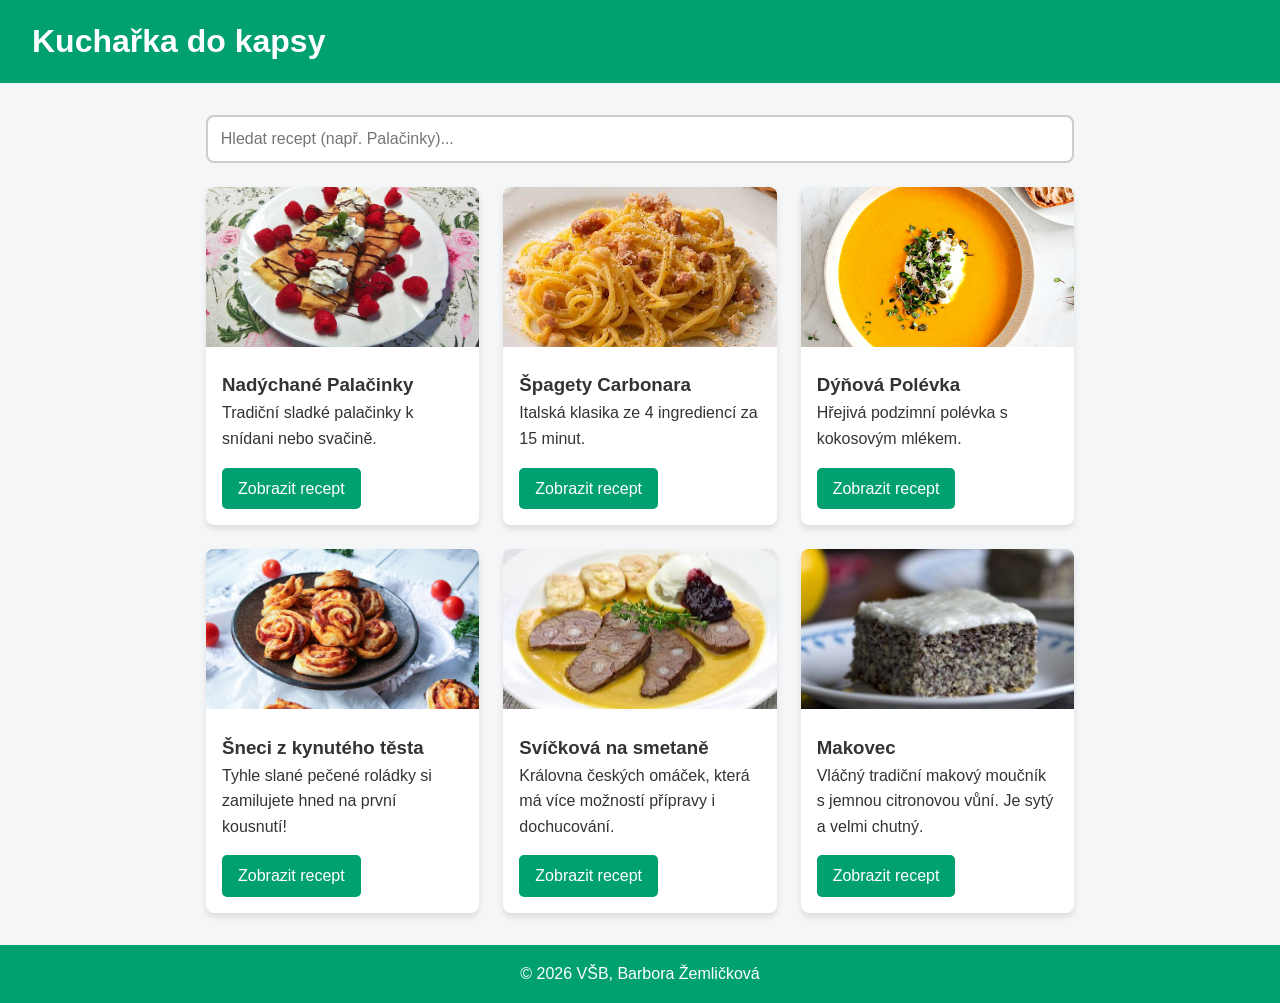
<file: index.html>
<!DOCTYPE html>
<html lang="cs">
<head>
    <meta charset="UTF-8">
    <meta name="viewport" content="width=device-width, initial-scale=1.0">
    <title>Moderní kuchařka</title>
    <link rel="stylesheet" href="css/style.css">
</head>
<body>
<header>
    <h1>Kuchařka do kapsy</h1>
  </header>

  <main class="container">
    <section class="search-section">
      <input type="text" id="searchInput" placeholder="Hledat recept (např. Palačinky)...">
    </section>

    <section class="recipes-grid" id="recipesGrid">
      <article class="card" data-title="Palačinky">
        <img src="img/palacinky.jpg" alt="Palačinky">
        <div class="card-body">
          <h3>Nadýchané Palačinky</h3>
          <p>Tradiční sladké palačinky k snídani nebo svačině.</p>
          <a href="page/palacinky.html" class="btn">Zobrazit recept</a>
        </div>
      </article>

      <article class="card" data-title="Špagety Carbonara">
        <img src="img/carbonara.jpeg" alt="Špagety">
        <div class="card-body">
          <h3>Špagety Carbonara</h3>
          <p>Italská klasika ze 4 ingrediencí za 15 minut.</p>
          <a href="page/carbonara.html" class="btn">Zobrazit recept</a>
        </div>
      </article>

      <article class="card" data-title="Dýňová polévka">
        <img src="img/dyne.avif" alt="Polévka">
        <div class="card-body">
          <h3>Dýňová Polévka</h3>
          <p>Hřejivá podzimní polévka s kokosovým mlékem.</p>
          <a href="page/dyne.html" class="btn">Zobrazit recept</a>
        </div>
      </article>

    <article class="card" data-title="Šneci z kynutého těsta">
        <img src="img/sneci.jpg" alt="Šneci">
        <div class="card-body">
          <h3>Šneci z kynutého těsta</h3>
          <p>Tyhle slané pečené roládky si zamilujete hned na první kousnutí!</p>
          <a href="page/sneci.html" class="btn">Zobrazit recept</a>
        </div>
      </article>

    <article class="card" data-title="Svíčková na smetaně">
        <img src="img/svickova.jpeg" alt="Svíčková na smetaně">
        <div class="card-body">
          <h3>Svíčková na smetaně</h3>
          <p>Královna českých omáček, která má více možností přípravy i dochucování.</p>
          <a href="page/svickova.html" class="btn">Zobrazit recept</a>
        </div>
      </article>

      <article class="card" data-title="Makovec">
        <img src="img/makovec.jpeg" alt="Makovec">
        <div class="card-body">
          <h3>Makovec</h3>
          <p>Vláčný tradiční makový moučník s jemnou citronovou vůní. Je sytý a velmi chutný. </p>
          <a href="page/makovec.html" class="btn">Zobrazit recept</a>
        </div>
      </article>
    </section>
  </main>
  <script src="js/script.js"></script>

    <footer>
        <p>&copy; 2026 VŠB, Barbora Žemličková</p>
  </footer>
   
    
</body>
</html>
</file>
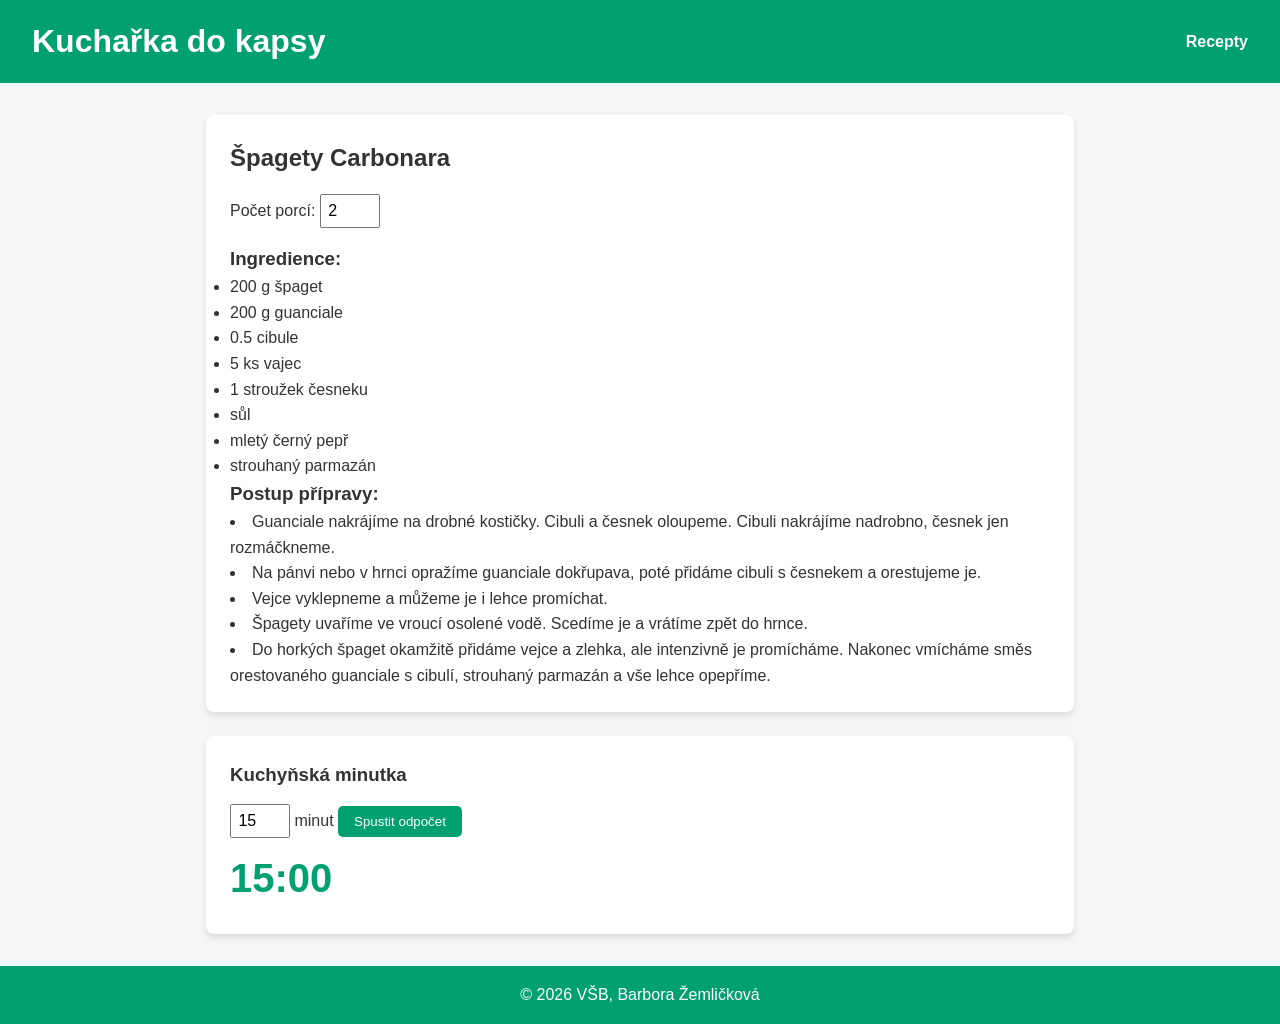
<file: page/carbonara.html>
<!DOCTYPE html>
<html lang="cs">
<head>
  <meta charset="UTF-8">
  <meta name="viewport" content="width=device-width, initial-scale=1.0">
  <title>Detail Receptu - Kuchařka do kapsy</title>
  <link rel="stylesheet" href="../css/style.css">
</head>
<body>

  <header>
    <h1> Kuchařka do kapsy</h1>
    <nav>
      <a href="../index.html">Recepty</a>
    </nav>
  </header>

  <main class="container">
    <article class="recipe-detail">
      <h2>Špagety Carbonara</h2>
      
      <div class="servings-box">
        <label for="servings">Počet porcí:</label>
        <input type="number" id="servings" value="2" min="1" max="10">
      </div>

      <h3>Ingredience:</h3>
      <ul id="ingredientsList">
        <li><span class="amount" data-base="200">200</span> g špaget</li>
        <li><span class="amount" data-base="200">200</span> g guanciale</li>
        <li><span class="amount" data-base="0.5">0.5</span> cibule</li>
        <li><span class="amount" data-base="5">5</span> ks vajec</li>
        <li><span class="amount" data-base="1">1</span> stroužek česneku</li>
        <li>sůl</li>
        <li>mletý černý pepř</li>
        <li>strouhaný parmazán</li>
        </ul>
        <h3>Postup přípravy:</h3>
        <li>Guanciale nakrájíme na drobné kostičky. Cibuli a česnek oloupeme. Cibuli nakrájíme nadrobno, česnek jen rozmáčkneme.</li>
        <li>Na pánvi nebo v hrnci opražíme guanciale dokřupava, poté přidáme cibuli s česnekem a orestujeme je.</li>
        <li>Vejce vyklepneme a můžeme je i lehce promíchat.</li>
        <li>Špagety uvaříme ve vroucí osolené vodě. Scedíme je a vrátíme zpět do hrnce.</li>
        <li>Do horkých špaget okamžitě přidáme vejce a zlehka, ale intenzivně je promícháme. Nakonec vmícháme směs orestovaného guanciale s cibulí, strouhaný parmazán a vše lehce opepříme.</li>
    </article>

    <section class="timer-box">
      <h3>Kuchyňská minutka</h3>
      <div class="timer-controls">
        <input type="number" id="timerMinutes" value="15" min="1" max="60"> minut
        <button id="timerToggleBtn" class="btn" type="button">Spustit odpočet</button>
      </div>
      <div id="timerDisplay" class="timer-display">15:00</div>
    </section>
  </main>

  <script src="../js/script.js"></script>

    <footer>
        <p>&copy; 2026 VŠB, Barbora Žemličková</p>
  </footer>
</body>
</html>
</file>
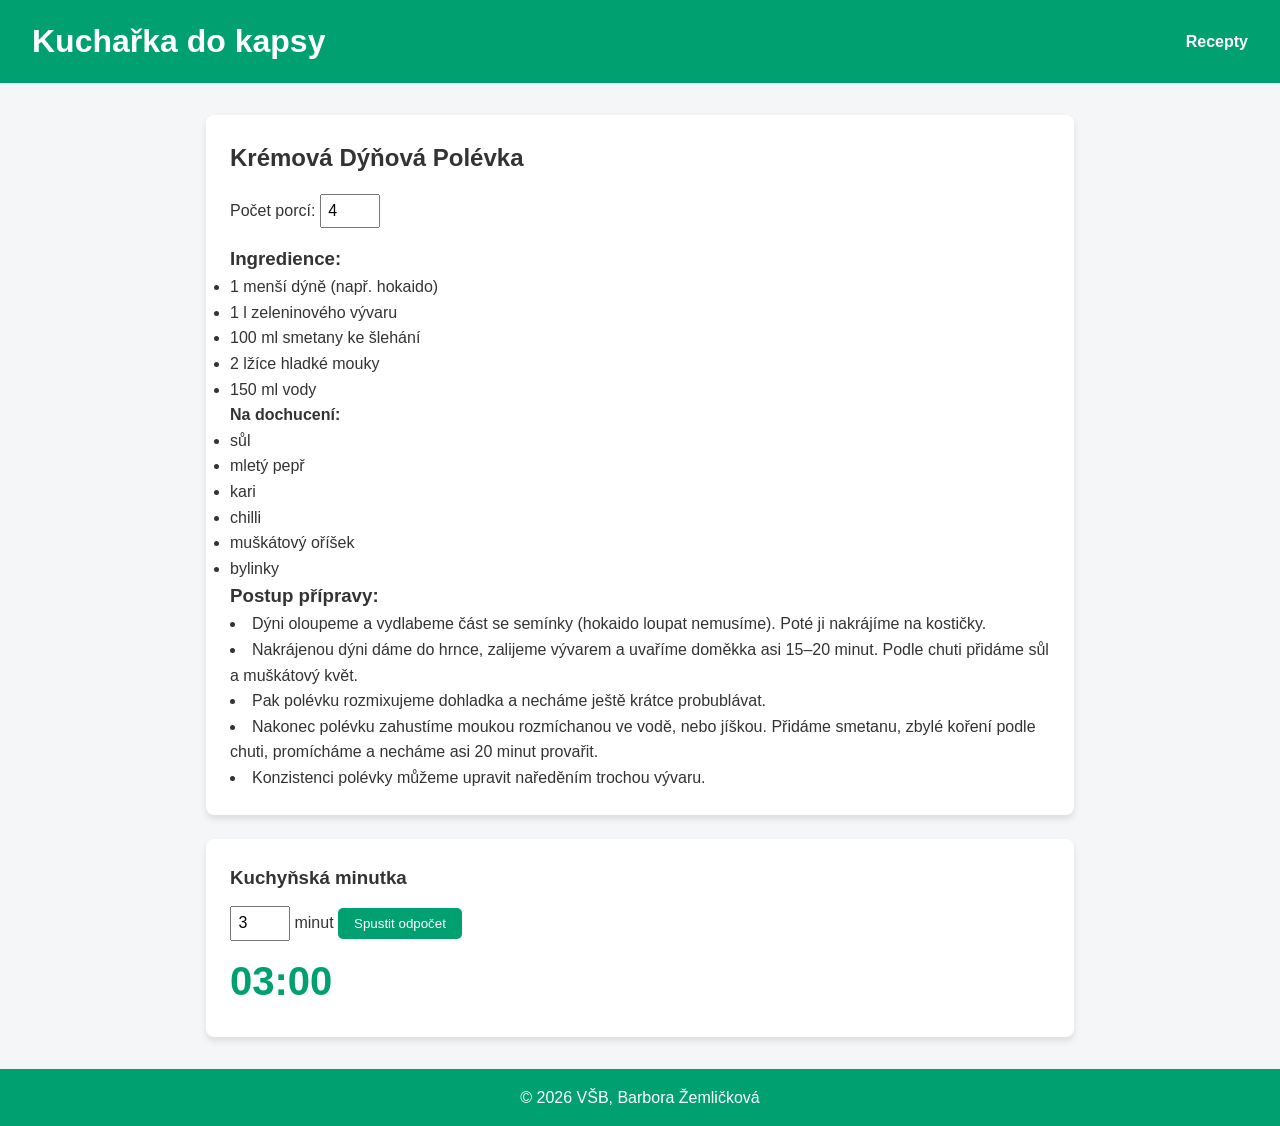
<file: page/dyne.html>
<!DOCTYPE html>
<html lang="cs">
<head>
  <meta charset="UTF-8">
  <meta name="viewport" content="width=device-width, initial-scale=1.0">
  <title>Detail Receptu - Kuchařka do kapsy</title>
  <link rel="stylesheet" href="../css/style.css">
</head>
<body>

  <header>
    <h1> Kuchařka do kapsy</h1>
    <nav>
      <a href="../index.html">Recepty</a>
    </nav>
  </header>

  <main class="container">
    <article class="recipe-detail">
      <h2>Krémová Dýňová Polévka</h2>
      
      <div class="servings-box">
        <label for="servings">Počet porcí:</label>
        <input type="number" id="servings" value="4" min="1" max="10">
      </div>

      <h3>Ingredience:</h3>
      <ul id="ingredientsList">
        <li><span class="amount" data-base="1">1</span> menší dýně (např. hokaido)</li>
        <li><span class="amount" data-base="1">1</span> l zeleninového vývaru</li>
        <li><span class="amount" data-base="100">100</span> ml smetany ke šlehání</li>
        <li><span class="amount" data-base="2">2</span> lžíce hladké mouky</li>
        <li><span class="amount" data-base="150">150</span> ml vody</li>
        <h4>Na dochucení:</h4>
        <li> sůl</li>
        <li> mletý pepř</li>
        <li> kari</li>
        <li> chilli</li>
        <li> muškátový oříšek</li>
        <li> bylinky</li>
      </ul>
      <h3>Postup přípravy:</h3>
      <li>Dýni oloupeme a vydlabeme část se semínky (hokaido loupat nemusíme). Poté ji nakrájíme na kostičky.</li>
      <li>Nakrájenou dýni dáme do hrnce, zalijeme vývarem a uvaříme doměkka asi 15–20 minut. Podle chuti přidáme sůl a muškátový květ.</li>
      <li>Pak polévku rozmixujeme dohladka a necháme ještě krátce probublávat.</li>
      <li>Nakonec polévku zahustíme moukou rozmíchanou ve vodě, nebo jíškou. Přidáme smetanu, zbylé koření podle chuti, promícháme a necháme asi 20 minut provařit.</li>
      <li>Konzistenci polévky můžeme upravit naředěním trochou vývaru.</li>
    </article>

    <section class="timer-box">
      <h3>Kuchyňská minutka</h3>
      <div class="timer-controls">
        <input type="number" id="timerMinutes" value="3" min="1" max="60"> minut
        <button id="timerToggleBtn" class="btn" type="button">Spustit odpočet</button>
      </div>
      <div id="timerDisplay" class="timer-display">03:00</div>
    </section>
  </main>

  <script src="../js/script.js"></script>

    <footer>
        <p>&copy; 2026 VŠB, Barbora Žemličková</p>
  </footer>
</body>
</html>
</file>
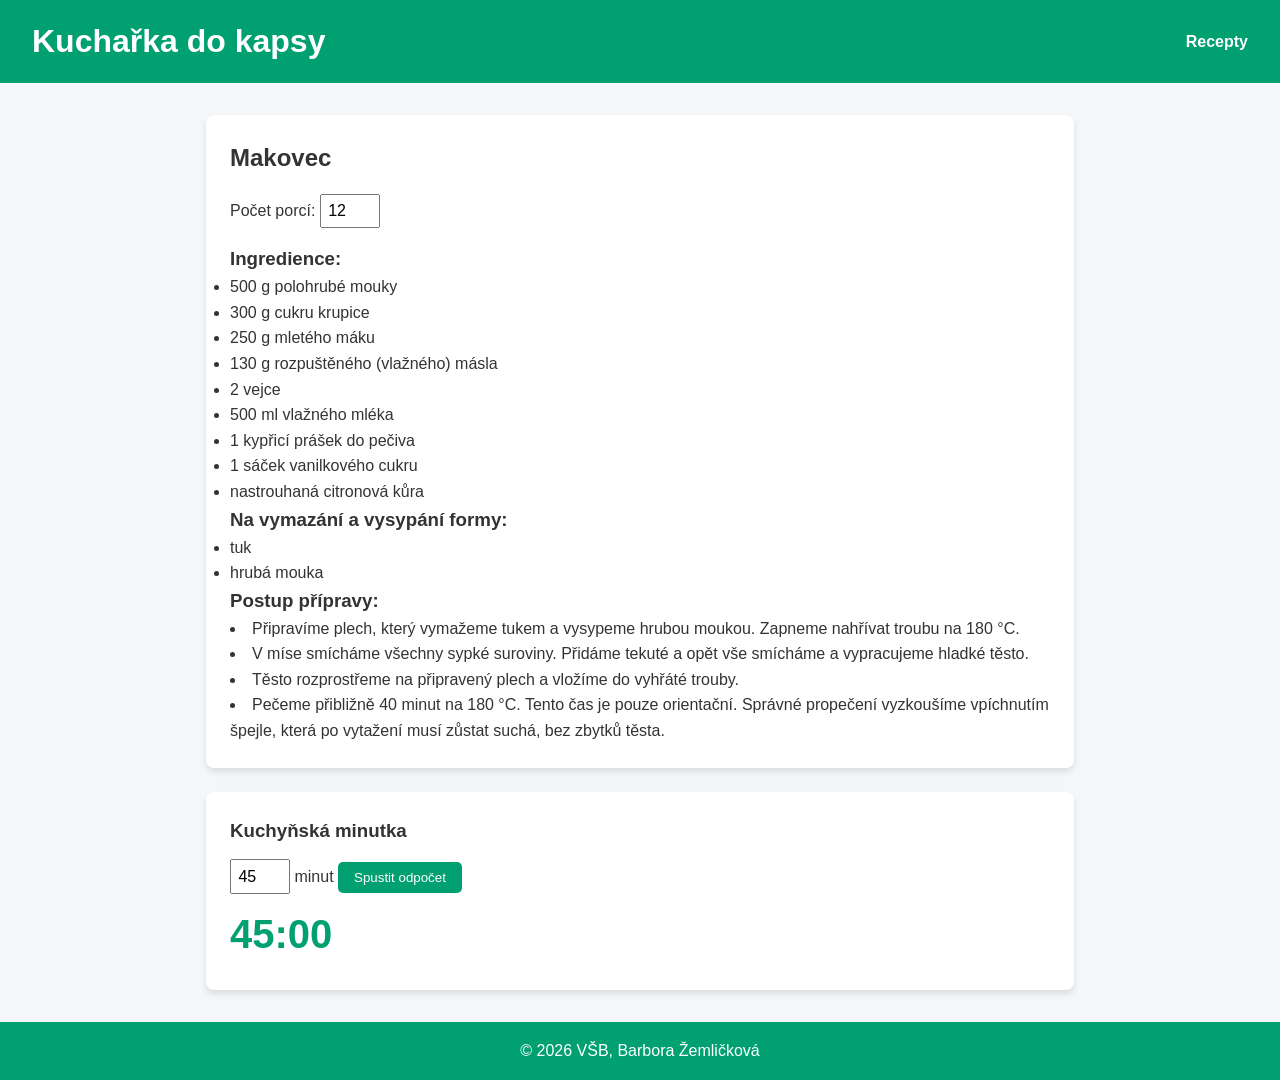
<file: page/makovec.html>
<!DOCTYPE html>
<html lang="cs">
<head>
  <meta charset="UTF-8">
  <meta name="viewport" content="width=device-width, initial-scale=1.0">
  <title> Kuchařka do kapsy</title>
  <link rel="stylesheet" href="../css/style.css">
</head>
<body>

  <header>
    <h1>Kuchařka do kapsy</h1>
    <nav>
      <a href="../index.html">Recepty</a>
    </nav>
  </header>

  <main class="container">
    <article class="recipe-detail">
      <h2>Makovec</h2>

      <div class="servings-box">
        <label for="servings">Počet porcí:</label>
        <input type="number" id="servings" value="12" min="1" max="24">
      </div>

      <h3>Ingredience:</h3>
      <ul id="ingredientsList">
        <li><span class="amount" data-base="500">500</span> g polohrubé mouky</li>
        <li><span class="amount" data-base="300">300</span> g cukru krupice</li>
        <li><span class="amount" data-base="250">250</span> g mletého máku</li>
        <li><span class="amount" data-base="130">130</span> g rozpuštěného (vlažného) másla</li>
        <li><span class="amount" data-base="2">2</span> vejce</li>
        <li><span class="amount" data-base="500">500</span> ml vlažného mléka</li>
        <li><span class="amount" data-base="1">1</span> kypřicí prášek do pečiva</li>
        <li><span class="amount" data-base="1">1</span> sáček vanilkového cukru</li>
        <li>nastrouhaná citronová kůra</li>
      </ul>

      <h3>Na vymazání a vysypání formy:</h3>
      <ul>
        <li>tuk</li>
        <li>hrubá mouka</li>
      </ul>
      <h3>Postup přípravy:</h3>
      <li> Připravíme plech, který vymažeme tukem a vysypeme hrubou moukou. Zapneme nahřívat troubu na 180 °C.</li>
       <li> V míse smícháme všechny sypké suroviny. Přidáme tekuté a opět vše smícháme a vypracujeme hladké těsto.</li>
        <li>Těsto rozprostřeme na připravený plech a vložíme do vyhřáté trouby.</li>
        <li>Pečeme přibližně 40 minut na 180 °C. Tento čas je pouze orientační. Správné propečení vyzkoušíme vpíchnutím špejle, která po vytažení musí zůstat suchá, bez zbytků těsta.</li>
    </article>

    <section class="timer-box">
      <h3>Kuchyňská minutka</h3>
      <div class="timer-controls">
        <input type="number" id="timerMinutes" value="45" min="1" max="120"> minut
        <button id="timerToggleBtn" class="btn" type="button">Spustit odpočet</button>
      </div>
      <div id="timerDisplay" class="timer-display">45:00</div>
    </section>
  </main>

  <script src="../js/script.js"></script>

  <footer>
    <p>&copy; 2026 VŠB, Barbora Žemličková</p>
  </footer>
</body>
</html>
</file>
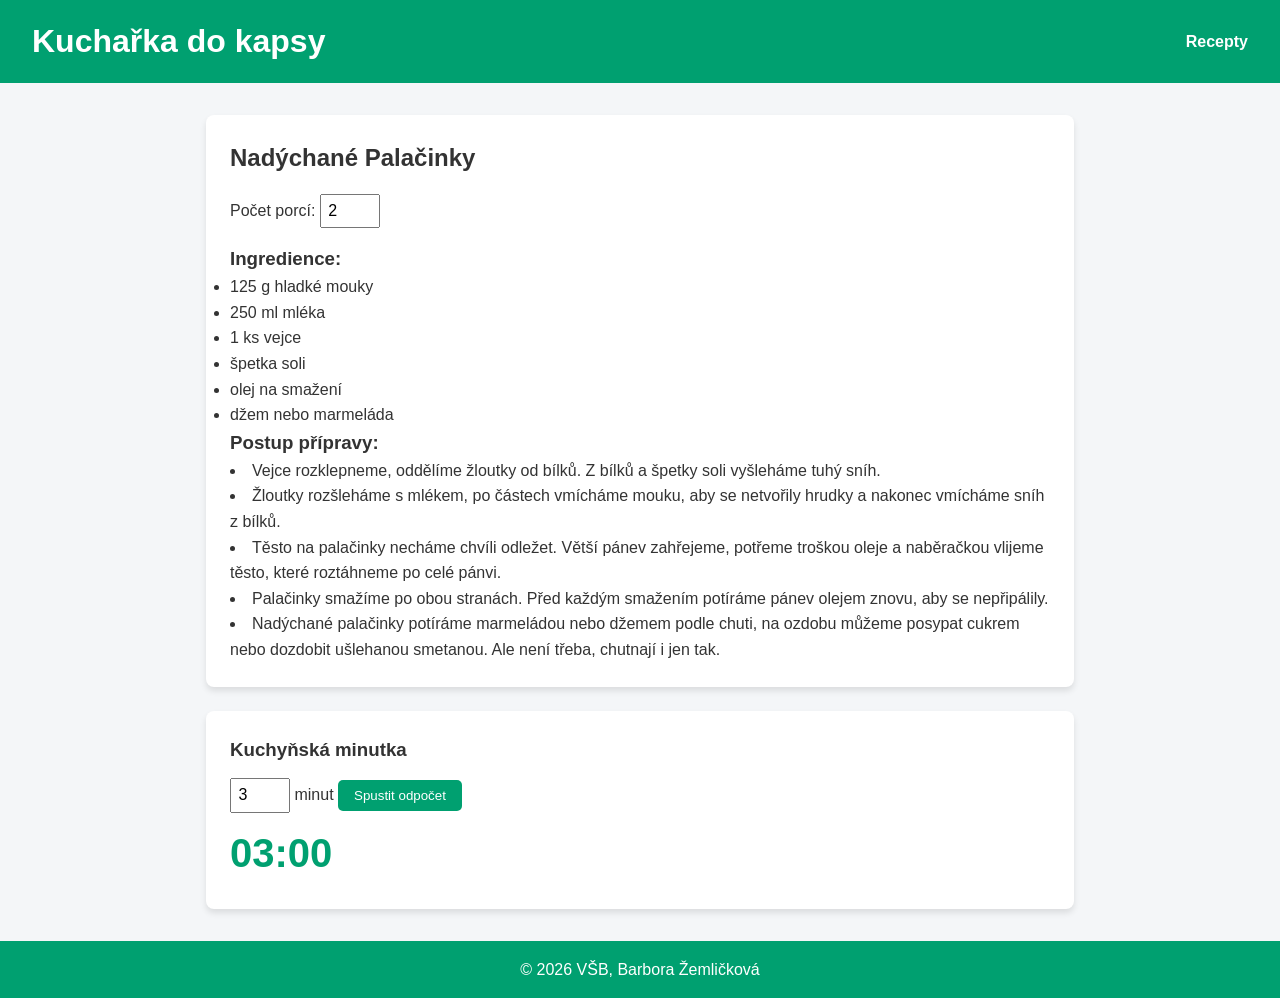
<file: page/palacinky.html>
<!DOCTYPE html>
<html lang="cs">
<head>
  <meta charset="UTF-8">
  <meta name="viewport" content="width=device-width, initial-scale=1.0">
  <title>Detail Receptu - Kuchařka do kapsy</title>
  <link rel="stylesheet" href="../css/style.css">
</head>
<body>

  <header>
    <h1> Kuchařka do kapsy</h1>
    <nav>
      <a href="../index.html">Recepty</a>
    </nav>
  </header>

  <main class="container">
    <article class="recipe-detail">
      <h2>Nadýchané Palačinky</h2>
      
      <div class="servings-box">
        <label for="servings">Počet porcí:</label>
        <input type="number" id="servings" value="2" min="1" max="10">
      </div>

      <h3>Ingredience:</h3>
      <ul id="ingredientsList">
        <li><span class="amount" data-base="125">125</span> g hladké mouky</li>
        <li><span class="amount" data-base="250">250</span> ml mléka</li>
        <li><span class="amount" data-base="1">1</span> ks vejce</li>
        <li>špetka soli</li>
        <li>olej na smažení</li>
        <li>džem nebo marmeláda</li>
      </ul>
      <h3>Postup přípravy:</h3>
      <li>Vejce rozklepneme, oddělíme žloutky od bílků. Z bílků a špetky soli vyšleháme tuhý sníh.</li>
      <li>Žloutky rozšleháme s mlékem, po částech vmícháme mouku, aby se netvořily hrudky a nakonec vmícháme sníh z bílků.</li>
      <li>Těsto na palačinky necháme chvíli odležet. Větší pánev zahřejeme, potřeme troškou oleje a naběračkou vlijeme těsto, které roztáhneme po celé pánvi.</li>
      <li>Palačinky smažíme po obou stranách. Před každým smažením potíráme pánev olejem znovu, aby se nepřipálily.</li>
      <li>
Nadýchané palačinky potíráme marmeládou nebo džemem podle chuti, na ozdobu můžeme posypat cukrem nebo dozdobit ušlehanou smetanou. Ale není třeba, chutnají i jen tak.</li>
    </article>

    <section class="timer-box">
      <h3>Kuchyňská minutka</h3>
      <div class="timer-controls">
        <input type="number" id="timerMinutes" value="3" min="1" max="60"> minut
        <button id="timerToggleBtn" class="btn" type="button">Spustit odpočet</button>
      </div>
      <div id="timerDisplay" class="timer-display">03:00</div>
    </section>
  </main>

  <script src="../js/script.js"></script>

    <footer>
        <p>&copy; 2026 VŠB, Barbora Žemličková</p>
  </footer>
</body>
</html>
</file>
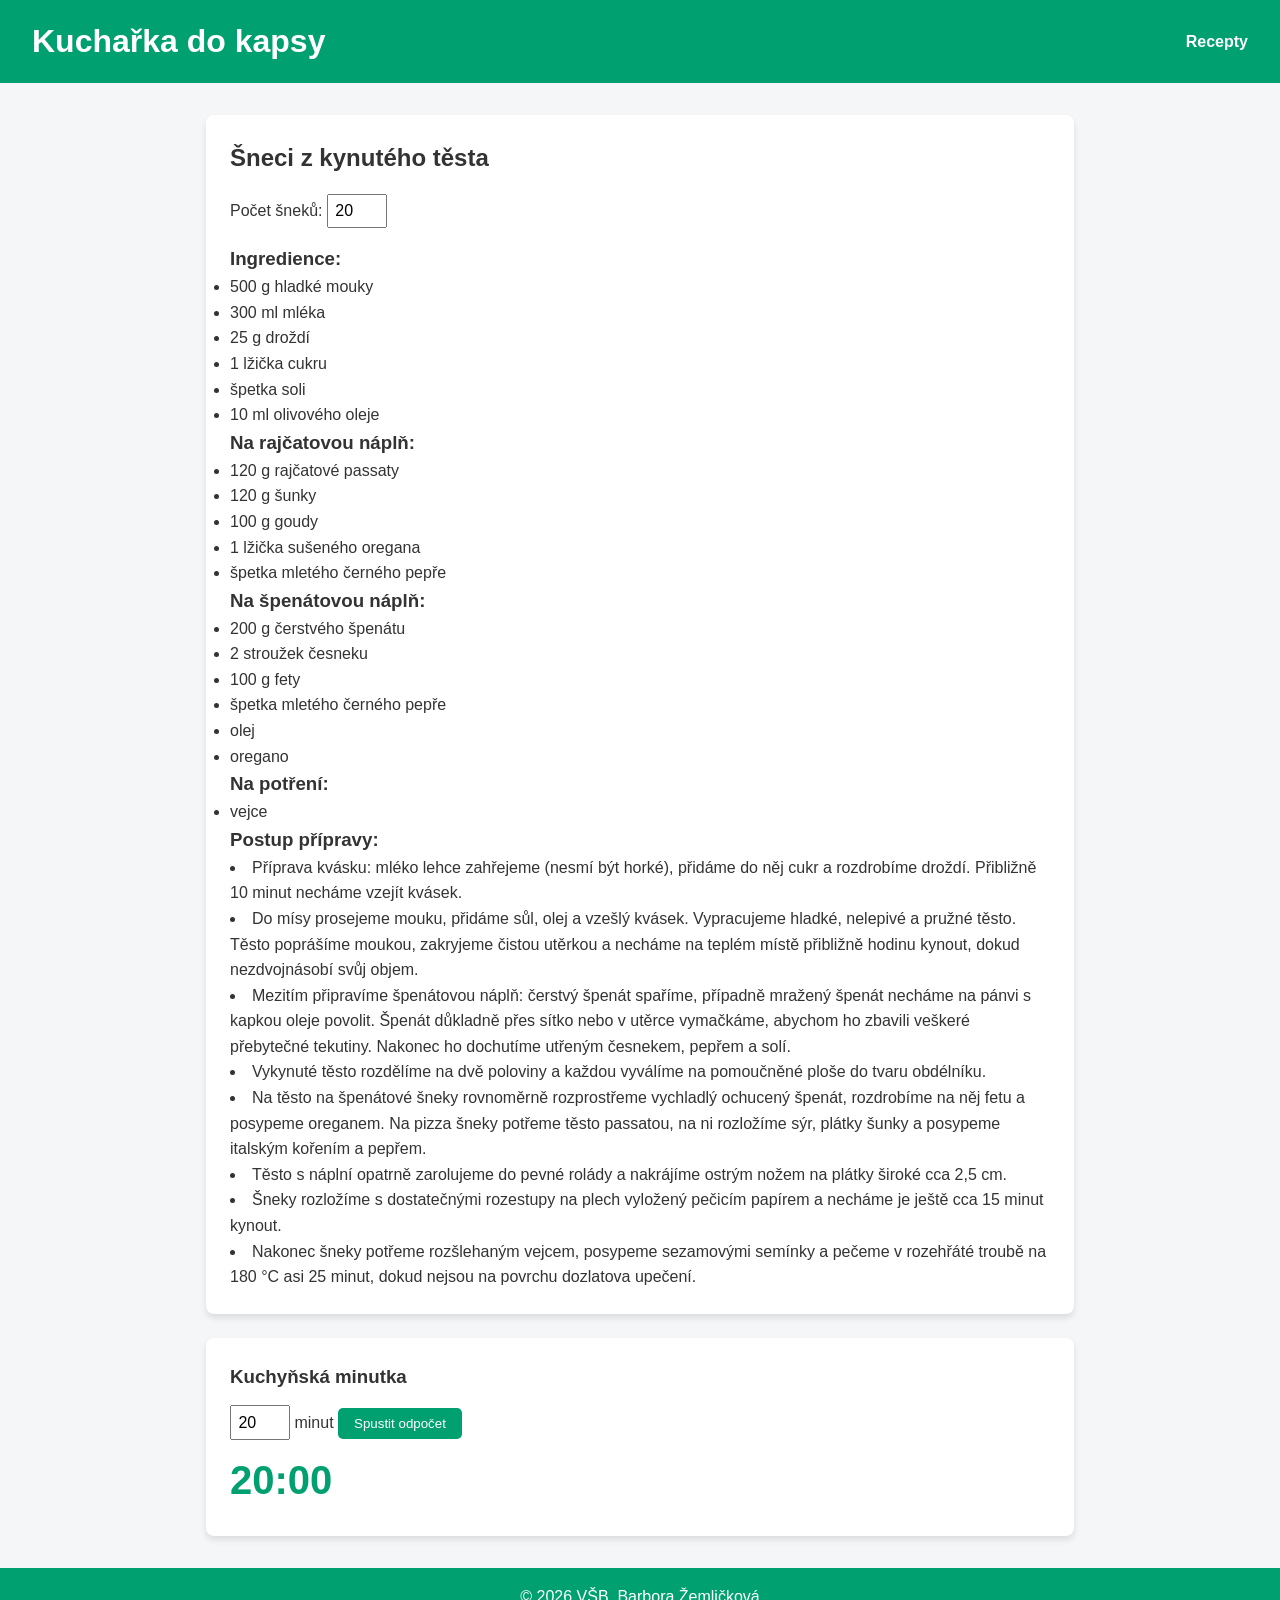
<file: page/sneci.html>
<!DOCTYPE html>
<html lang="cs">
<head>
  <meta charset="UTF-8">
  <meta name="viewport" content="width=device-width, initial-scale=1.0">
  <title>Detail Receptu - Kuchařka do kapsy</title>
  <link rel="stylesheet" href="../css/style.css">
</head>
<body>

  <header>
    <h1> Kuchařka do kapsy</h1>
    <nav>
      <a href="../index.html">Recepty</a>
    </nav>
  </header>

  <main class="container">
    <article class="recipe-detail">
      <h2>Šneci z kynutého těsta</h2>
      
      <div class="servings-box">
        <label for="servings">Počet šneků:</label>
        <input type="number" id="servings" value="20" min="10" max="40">
      </div>

      <h3>Ingredience:</h3>
      <ul id="ingredientsList">
        <li><span class="amount" data-base="500">500</span> g hladké mouky</li>
        <li><span class="amount" data-base="300">300</span> ml mléka</li>
        <li><span class="amount" data-base="25">25</span> g droždí</li>
        <li><span class="amount" data-base="1">1</span> lžička cukru</li>
        <li>špetka soli</li>
        <li><span class="amount" data-base="10">10</span> ml olivového oleje</li>
        <h3>Na rajčatovou náplň:</h3>
        <li><span class="amount" data-base="120">120</span> g rajčatové passaty</li>
        <li><span class="amount" data-base="120">120</span> g šunky</li>
        <li><span class="amount" data-base="100">100</span> g goudy</li>
        <li><span class="amount" data-base="1">1</span> lžička sušeného oregana</li>
        <li>špetka mletého černého pepře</li>
        <h3>Na špenátovou náplň:</h3>
        <li><span class="amount" data-base="200">200</span> g čerstvého špenátu</li>
        <li><span class="amount" data-base="2">2</span> stroužek česneku</li>
        <li><span class="amount" data-base="100">100</span> g fety</li>
        <li>špetka mletého černého pepře</li>
        <li>olej</li>
        <li>oregano</li>
        <h3>Na potření:</h3>
        <li>vejce</li>
      </ul>
      <h3>Postup přípravy:</h3>
      <li>Příprava kvásku: mléko lehce zahřejeme (nesmí být horké), 
        přidáme do něj cukr a rozdrobíme droždí. Přibližně 10 minut necháme vzejít kvásek.</li>
      <li>Do mísy prosejeme mouku, přidáme sůl, olej a vzešlý kvásek. Vypracujeme hladké, nelepivé a pružné těsto. 
        Těsto poprášíme moukou, zakryjeme čistou utěrkou a necháme na teplém místě přibližně hodinu kynout,
         dokud nezdvojnásobí svůj objem.</li>
         <li>Mezitím připravíme špenátovou náplň: čerstvý špenát spaříme, případně mražený špenát necháme na pánvi s kapkou oleje povolit. 
            Špenát důkladně přes sítko nebo v utěrce vymačkáme, abychom ho zbavili veškeré přebytečné tekutiny.
             Nakonec ho dochutíme utřeným česnekem, pepřem a solí.</li>
        <li>Vykynuté těsto rozdělíme na dvě poloviny a každou vyválíme na pomoučněné ploše do tvaru obdélníku.</li>
        <li>Na těsto na špenátové šneky rovnoměrně rozprostřeme vychladlý ochucený špenát, 
                rozdrobíme na něj fetu a posypeme oreganem.
                 Na pizza šneky potřeme těsto passatou, na ni rozložíme sýr, plátky šunky a posypeme italským kořením a pepřem.</li>
        <li>Těsto s náplní opatrně zarolujeme do pevné rolády a nakrájíme ostrým nožem na plátky široké cca 2,5 cm.</li>
        <li>Šneky rozložíme s dostatečnými rozestupy na plech vyložený pečicím papírem a necháme je ještě cca 15 minut kynout.</li>
        <li>Nakonec šneky potřeme rozšlehaným vejcem, 
            posypeme sezamovými semínky a pečeme v rozehřáté troubě na 180 °C asi 25 minut, dokud nejsou na povrchu dozlatova upečení.</li>
    </article>

    <section class="timer-box">
      <h3>Kuchyňská minutka</h3>
      <div class="timer-controls">
        <input type="number" id="timerMinutes" value="20" min="1" max="60"> minut
        <button id="timerToggleBtn" class="btn" type="button">Spustit odpočet</button>
      </div>
      <div id="timerDisplay" class="timer-display">20:00</div>
    </section>
  </main>

  <script src="../js/script.js"></script>

    <footer>
        <p>&copy; 2026 VŠB, Barbora Žemličková</p>
  </footer>
</body>
</html>
</file>
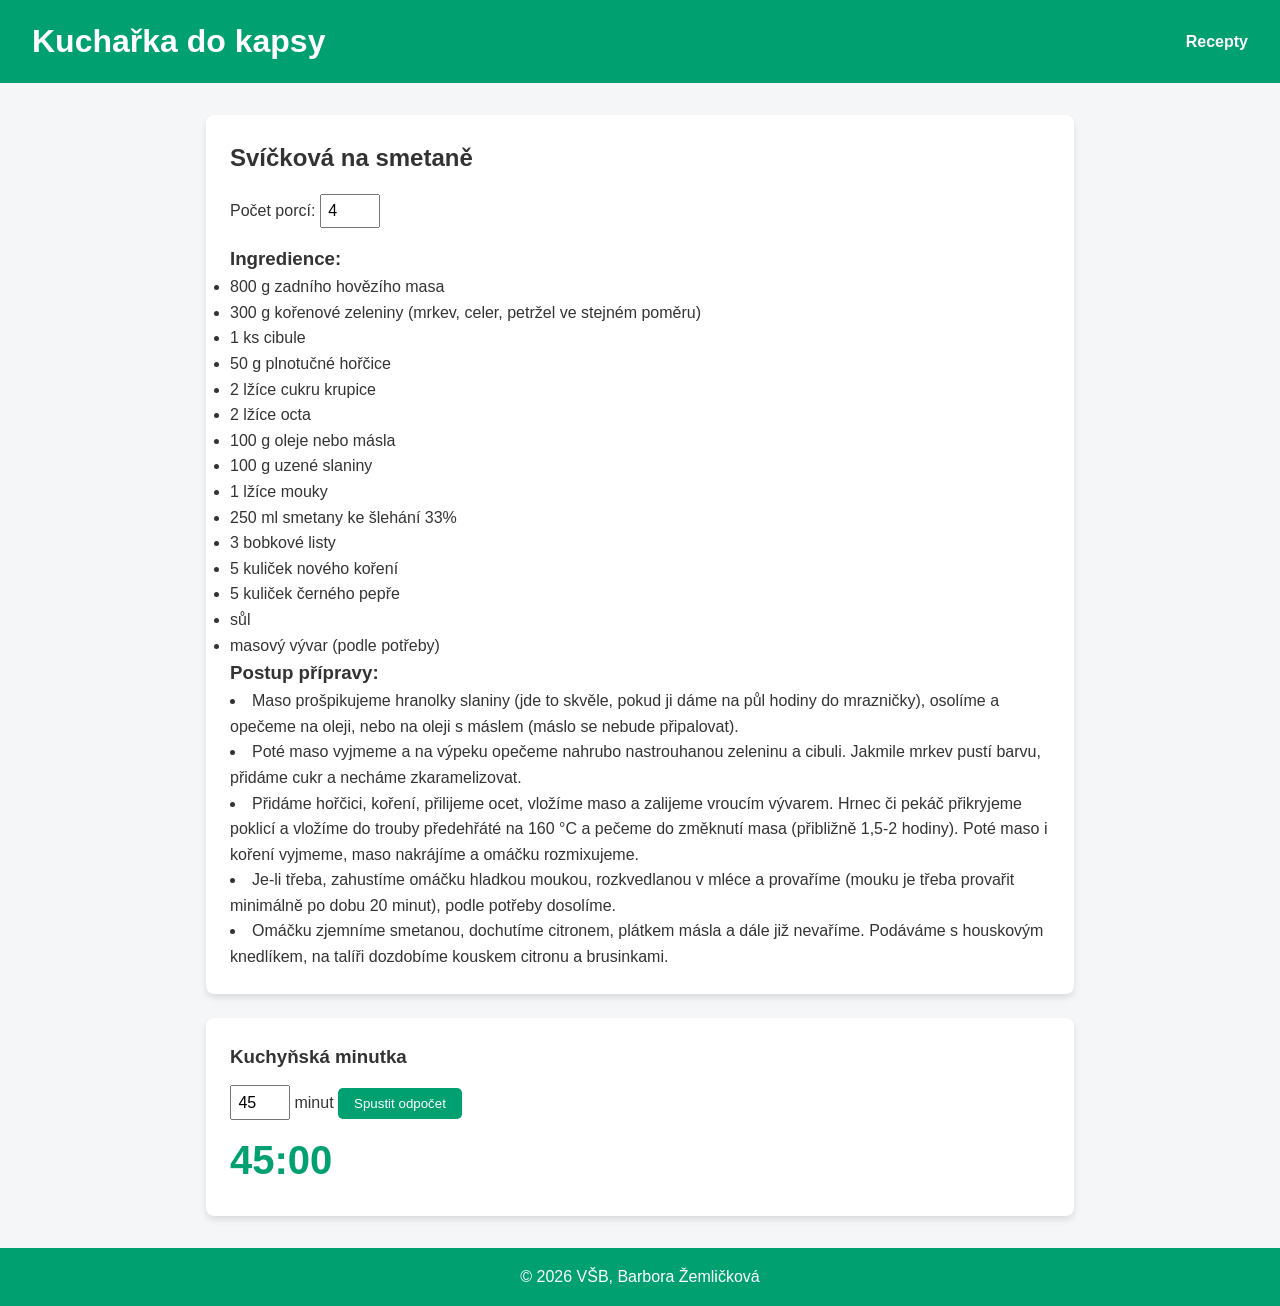
<file: page/svickova.html>
<!DOCTYPE html>
<html lang="cs">
<head>
  <meta charset="UTF-8">
  <meta name="viewport" content="width=device-width, initial-scale=1.0">
  <title>Detail Receptu - Kuchařka do kapsy</title>
  <link rel="stylesheet" href="../css/style.css">
</head>
<body>

  <header>
    <h1> Kuchařka do kapsy</h1>
    <nav>
      <a href="../index.html">Recepty</a>
    </nav>
  </header>

  <main class="container">
    <article class="recipe-detail">
      <h2>Svíčková na smetaně</h2>
      
      <div class="servings-box">
        <label for="servings">Počet porcí:</label>
        <input type="number" id="servings" value="4" min="1" max="10">
      </div>

      <h3>Ingredience:</h3>
      <ul id="ingredientsList">
        <li><span class="amount" data-base="800">800</span> g zadního hovězího masa</li>
        <li><span class="amount" data-base="300">300</span> g kořenové zeleniny (mrkev, celer, petržel ve stejném poměru)</li>
        <li><span class="amount" data-base="1">1</span> ks cibule</li>
        <li><span class="amount" data-base="50">50</span> g plnotučné hořčice</li>
        <li><span class="amount" data-base="2">2</span> lžíce cukru krupice</li>
        <li><span class="amount" data-base="2">2</span> lžíce octa</li>
        <li><span class="amount" data-base="100">100</span> g oleje nebo másla</li>
        <li><span class="amount" data-base="100">100</span> g uzené slaniny</li>
        <li><span class="amount" data-base="1">1</span> lžíce mouky</li>
        <li><span class="amount" data-base="250">250</span> ml smetany ke šlehání 33%</li>
        <li><span class="amount" data-base="3">3</span> bobkové listy</li>
        <li><span class="amount" data-base="5">5</span> kuliček nového koření</li>
        <li><span class="amount" data-base="5">5</span> kuliček černého pepře</li>
        <li>sůl</li>
        <li>masový vývar (podle potřeby)</li>
      </ul>
      <h3>Postup přípravy:</h3>
      <li>Maso prošpikujeme hranolky slaniny (jde to skvěle, pokud ji dáme na půl hodiny do mrazničky), osolíme a opečeme na oleji, nebo na oleji s máslem (máslo se nebude připalovat).</li>
      <li>Poté maso vyjmeme a na výpeku opečeme nahrubo nastrouhanou zeleninu a cibuli. Jakmile mrkev pustí barvu, přidáme cukr a necháme zkaramelizovat.</li>
      <li>Přidáme hořčici, koření, přilijeme ocet, vložíme maso a zalijeme vroucím vývarem. Hrnec či pekáč přikryjeme poklicí a vložíme do trouby předehřáté na 160 °C a pečeme do změknutí masa (přibližně 1,5-2 hodiny). Poté maso i koření vyjmeme, maso nakrájíme a omáčku rozmixujeme.</li>
      <li>Je-li třeba, zahustíme omáčku hladkou moukou, rozkvedlanou v mléce a provaříme (mouku je třeba provařit minimálně po dobu 20 minut), podle potřeby dosolíme.</li>
      <li>Omáčku zjemníme smetanou, dochutíme citronem, plátkem másla a dále již nevaříme. Podáváme s houskovým knedlíkem, na talíři dozdobíme kouskem citronu a brusinkami.</li>
    </article>

    <section class="timer-box">
      <h3>Kuchyňská minutka</h3>
      <div class="timer-controls">
        <input type="number" id="timerMinutes" value="45" min="1" max="60"> minut
        <button id="timerToggleBtn" class="btn" type="button">Spustit odpočet</button>
      </div>
      <div id="timerDisplay" class="timer-display">45:00</div>
    </section>
  </main>

  <script src="../js/script.js"></script>

    <footer>
        <p>&copy; 2026 VŠB, Barbora Žemličková</p>
  </footer>
</body>
</html>
</file>
<file: css/style.css>
* {
  box-sizing: border-box;
  margin: 0;
  padding: 0;
}

body {
  font-family: 'Segoe UI', Tahoma, Geneva, Verdana, sans-serif;
  background-color: #f4f6f8;
  color: #333;
  line-height: 1.6;
}

header {
  background-color: #00a070;
  color: white;
  padding: 1rem 2rem;
  display: flex;
  justify-content: space-between;
  align-items: center;
}

nav a {
  color: white;
  text-decoration: none;
  margin-left: 15px;
  font-weight: bold;
}

nav a.active, nav a:hover {
  text-decoration: underline;
}

.container {
  max-width: 900px;
  margin: 2rem auto;
  padding: 0 1rem;
}

.search-section {
  margin-bottom: 1.5rem;
}

#searchInput {
  width: 100%;
  padding: 0.8rem;
  font-size: 1rem;
  border: 2px solid #ccc;
  border-radius: 8px;
}

.recipes-grid {
  display: grid;
  grid-template-columns: repeat(3, 1fr);
  gap: 1.5rem;
}

.card {
  background: white;
  border-radius: 8px;
  overflow: hidden;
  box-shadow: 0 4px 6px rgba(0,0,0,0.1);
}

.card img {
  width: 100%;
  height: 160px;
  object-fit: cover;
}

.card-body {
  padding: 1rem;
}

.btn {
  display: inline-block;
  margin-top: 1rem;
  background-color: #00a070;
  color: white;
  padding: 0.5rem 1rem;
  border: none;
  border-radius: 5px;
  text-decoration: none;
  cursor: pointer;
}

.btn.timer-stop {
  background-color: #c0392b;
}

.recipe-detail, .timer-box {
  background: white;
  padding: 1.5rem;
  border-radius: 8px;
  margin-bottom: 1.5rem;
  box-shadow: 0 4px 6px rgba(0,0,0,0.1);
}

.servings-box {
  margin: 1rem 0;
}

.servings-box input, .timer-controls input {
  padding: 0.4rem;
  width: 60px;
  font-size: 1rem;
}

.timer-display {
  font-size: 2.5rem;
  font-weight: bold;
  color: #00a070;
  margin-top: 0.5rem;
}

footer {
  text-align: center;
  padding: 1rem 0;
  background-color: #00a070;
  color: white;
  margin-top: 2rem;
}

@media (max-width: 768px) {
  header {
    flex-direction: column;
    text-align: center;
    gap: 0.5rem;
  }

  .recipes-grid {
    grid-template-columns: 1fr; 
  }
}
</file>
